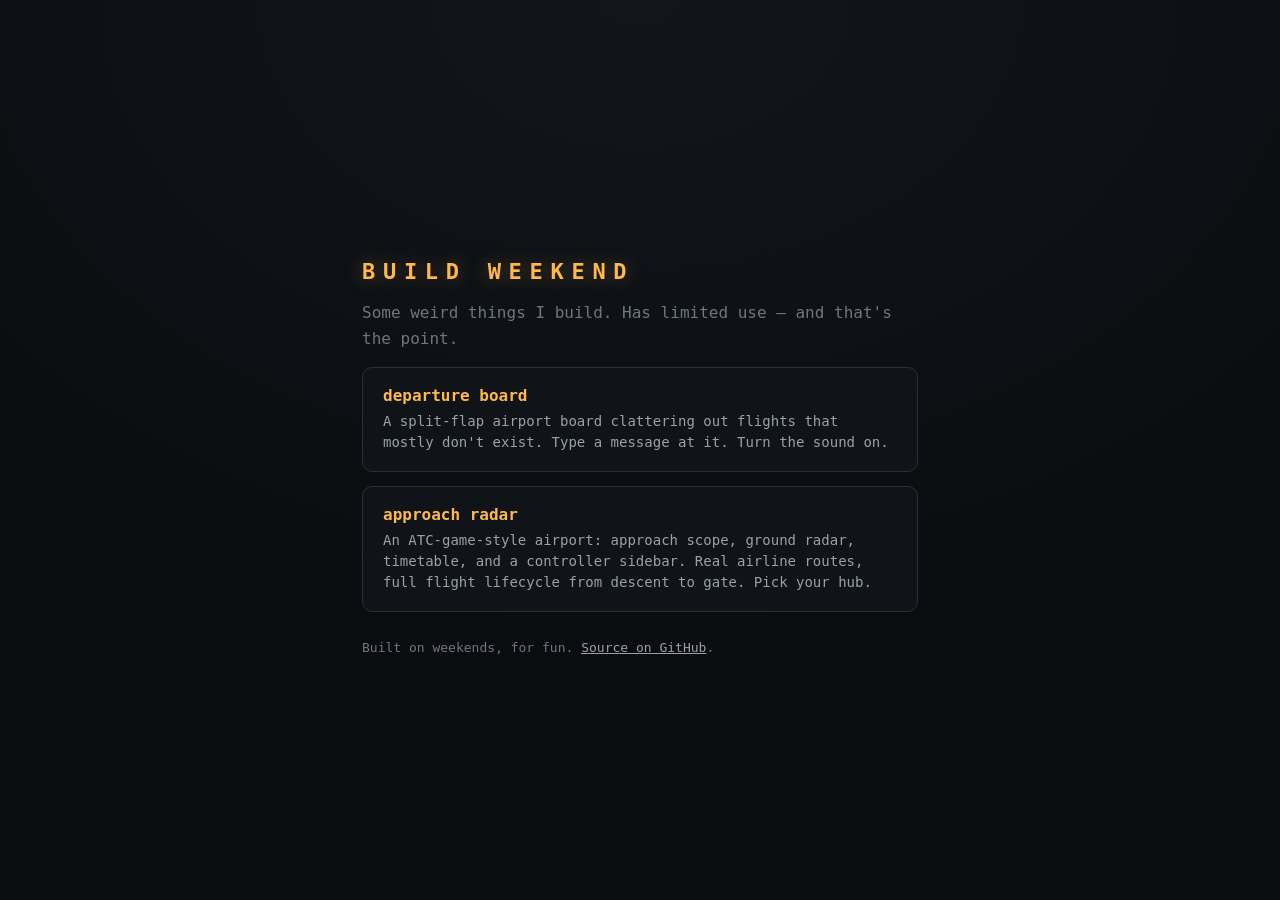
<file: index.html>
<!DOCTYPE html>
<html lang="en">
<head>
<meta charset="UTF-8">
<meta name="viewport" content="width=device-width, initial-scale=1.0">
<title>build weekend</title>
<link rel="icon" href="favicon.ico" sizes="32x32">
<link rel="icon" href="favicon.svg" type="image/svg+xml">
<link rel="apple-touch-icon" href="apple-touch-icon.png">
<style>
  * { box-sizing: border-box; }
  body {
    margin: 0;
    min-height: 100vh;
    display: flex;
    align-items: center;
    justify-content: center;
    background: radial-gradient(120% 120% at 50% 0%, #12161c 0%, #0a0c0f 60%);
    color: #ece7d9;
    font-family: ui-monospace, "SF Mono", Menlo, Consolas, monospace;
  }
  main { max-width: 620px; width: 100%; padding: 32px; }
  h1 {
    color: #ffb84d;
    letter-spacing: 0.35em;
    font-size: 22px;
    text-shadow: 0 0 18px rgba(255, 184, 77, 0.35);
  }
  .tag { color: #6f7680; line-height: 1.6; }
  a.card {
    display: block;
    border: 1px solid #2a3038;
    border-radius: 10px;
    padding: 18px 20px;
    margin: 14px 0;
    color: inherit;
    text-decoration: none;
    background: #101317;
  }
  a.card:hover { border-color: #ffb84d; }
  .card h2 { margin: 0 0 6px; font-size: 16px; color: #ffb84d; }
  .card p { margin: 0; color: #9aa1ab; font-size: 14px; line-height: 1.5; }
  footer { margin-top: 28px; font-size: 13px; color: #6f7680; }
  footer a { color: #9aa1ab; }
</style>
</head>
<body>
<main>
  <h1>BUILD WEEKEND</h1>
  <p class="tag">Some weird things I build. Has limited use — and that's the point.</p>
  <a class="card" href="departure-board/">
    <h2>departure board</h2>
    <p>A split-flap airport board clattering out flights that mostly don't
    exist. Type a message at it. Turn the sound on.</p>
  </a>
  <a class="card" href="radar/">
    <h2>approach radar</h2>
    <p>An ATC-game-style airport: approach scope, ground radar, timetable,
    and a controller sidebar. Real airline routes, full flight lifecycle
    from descent to gate. Pick your hub.</p>
  </a>
  <footer>Built on weekends, for fun.
    <a href="https://github.com/zulfimohamed/build-weekend">Source on GitHub</a>.
  </footer>
</main>
</body>
</html>
</file>
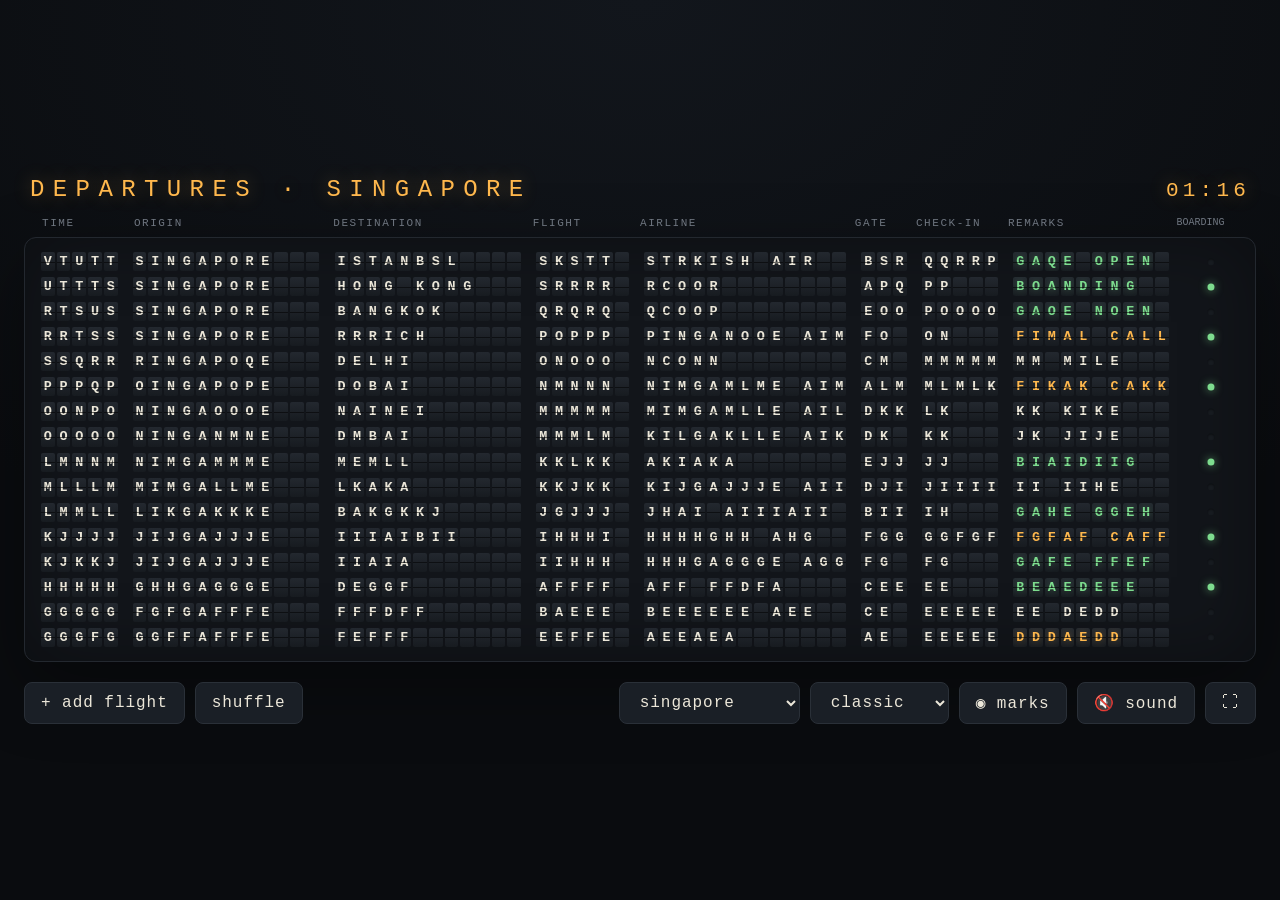
<file: departure-board/index.html>
<!DOCTYPE html>
<html lang="en">
<head>
<meta charset="UTF-8">
<meta name="viewport" content="width=device-width, initial-scale=1.0, viewport-fit=cover">
<title>Departure Board</title>
<!-- iOS has no Fullscreen API, so "add to home screen" is the only way to
     get a genuinely chrome-free board. These make that launch fullscreen. -->
<meta name="apple-mobile-web-app-capable" content="yes">
<meta name="mobile-web-app-capable" content="yes">
<meta name="apple-mobile-web-app-status-bar-style" content="black-translucent">
<meta name="apple-mobile-web-app-title" content="Departures">
<meta name="theme-color" content="#0a0c0f">
<link rel="icon" href="../favicon.ico" sizes="32x32">
<link rel="icon" href="../favicon.svg" type="image/svg+xml">
<link rel="apple-touch-icon" href="../apple-touch-icon.png">
<link rel="manifest" href="manifest.webmanifest">
<link rel="stylesheet" href="style.css">
</head>
<body>
<main class="hall">
  <header class="board-header">
    <span class="hdr-title" id="title">DEPARTURES</span>
    <span class="hdr-clock" id="clock">--:--</span>
  </header>

  <div class="colheads" id="colheads"></div>
  <div class="board" id="board" aria-label="split-flap departure board"></div>

  <footer class="controls">
    <button id="addflight">+ add flight</button>
    <button id="shuffle">shuffle</button>
    <span class="spacer"></span>
    <select id="city" aria-label="city"></select>
    <select id="theme" aria-label="theme"></select>
    <button id="marks" aria-pressed="true" title="boarding lamps">&#9673; marks</button>
    <button id="sound" aria-pressed="false">&#128263; sound</button>
    <button id="fullscreen" title="fullscreen" aria-pressed="false">&#x26F6;</button>
  </footer>
</main>
<script src="script.js"></script>
</body>
</html>
</file>
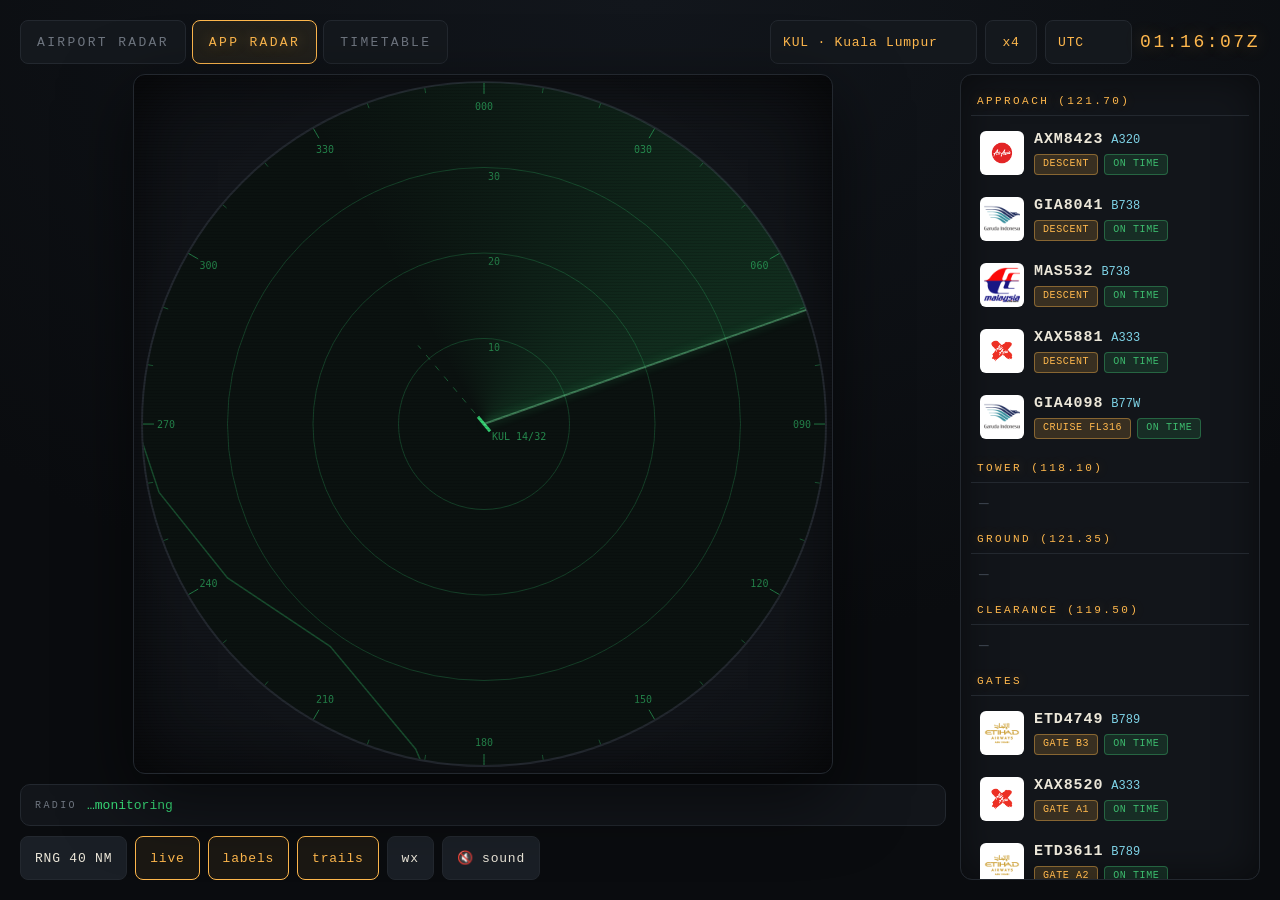
<file: radar/index.html>
<!DOCTYPE html>
<html lang="en">
<head>
<meta charset="UTF-8">
<meta name="viewport" content="width=device-width, initial-scale=1.0, viewport-fit=cover">
<title>Approach Radar</title>
<link rel="icon" href="../favicon.ico" sizes="32x32">
<link rel="icon" href="../favicon.svg" type="image/svg+xml">
<link rel="apple-touch-icon" href="../apple-touch-icon.png">
<link rel="stylesheet" href="style.css">
</head>
<body class="tab-app">
<main class="game">
  <header class="topbar">
    <nav class="tabs">
      <button class="tab" data-tab="ground">AIRPORT RADAR</button>
      <button class="tab active" data-tab="app">APP RADAR</button>
      <button class="tab" data-tab="time">TIMETABLE</button>
    </nav>
    <div class="top-right">
      <select id="hub" aria-label="airport"></select>
      <button id="speed" aria-label="game speed">x4</button>
      <select id="tz" aria-label="timezone">
        <option value="utc">UTC</option>
        <option value="hub">Airport</option>
        <option value="local">My time</option>
      </select>
      <span class="hdr-clock" id="clock">--:--:--Z</span>
    </div>
  </header>

  <div class="layout">
    <section class="mainarea">
      <div id="pane-ground" class="pane">
        <canvas id="groundc" aria-label="airport ground radar"></canvas>
      </div>
      <div id="pane-app" class="pane active">
        <div class="scope-wrap">
          <canvas id="scope" aria-label="approach radar scope"></canvas>
        </div>
      </div>
      <div id="pane-time" class="pane">
        <div class="timetable">
          <div class="tt-col">
            <div class="tt-head">ARRIVALS</div>
            <div id="tt-arr"></div>
          </div>
          <div class="tt-col">
            <div class="tt-head">DEPARTURES</div>
            <div id="tt-dep"></div>
          </div>
        </div>
      </div>

      <div id="radio" aria-live="polite"><span class="radio-tag">RADIO</span><span id="radio-text">…monitoring</span></div>

      <footer class="controls" id="app-controls">
        <button id="range">RNG 40 NM</button>
        <button id="viewmode" aria-pressed="true">live</button>
        <button id="labels" aria-pressed="true">labels</button>
        <button id="trails" aria-pressed="true">trails</button>
        <button id="wx" aria-pressed="false">wx</button>
        <button id="sound" aria-pressed="false">&#128263; sound</button>
      </footer>
    </section>

    <aside class="sidebar" id="sidebar"></aside>
  </div>
</main>
<script src="script.js"></script>
</body>
</html>
</file>
<file: departure-board/style.css>
:root {
  --bg: #0a0c0f;
  --glow: #12161c;
  --board: #12151a;
  --edge: #23282f;
  --cell-top: #23282f;
  --cell-bot: #171b20;
  --seam: rgba(0, 0, 0, 0.55);
  --ink: #ece7d9;
  --accent: #ffb84d;
  --dim: #6f7680;
  --good: #7ddc8e;
  --bad: #ff6b6b;
  --ctl: #1a1f26;
  --ctl-edge: #2a3038;
  --input-bg: #14181d;
}

body.theme-phosphor {
  --bg: #040705;
  --glow: #0a130c;
  --board: #081009;
  --edge: #16281b;
  --cell-top: #122619;
  --cell-bot: #0b1a10;
  --seam: rgba(0, 0, 0, 0.6);
  --ink: #b7f0c3;
  --accent: #55ff88;
  --dim: #47664f;
  --good: #55ff88;
  --bad: #ff7a66;
  --ctl: #0d1a11;
  --ctl-edge: #1c3323;
  --input-bg: #0a150e;
}

body.theme-daylight {
  --bg: #cfc9ba;
  --glow: #e6e0d2;
  --board: #efe9dc;
  --edge: #c9c2af;
  --cell-top: #fbf7ee;
  --cell-bot: #e7e0cf;
  --seam: rgba(0, 0, 0, 0.18);
  --ink: #23262e;
  --accent: #a35c00;
  --dim: #8d8776;
  --good: #1e7c3d;
  --bad: #b8332a;
  --ctl: #e7e1d2;
  --ctl-edge: #c9c2af;
  --input-bg: #f4efe4;
}

body.theme-indigo {
  --bg: #06080f;
  --glow: #0d1322;
  --board: #0c1120;
  --edge: #1d2742;
  --cell-top: #1c2743;
  --cell-bot: #131a30;
  --seam: rgba(0, 0, 0, 0.55);
  --ink: #e2e8fb;
  --accent: #8ab0ff;
  --dim: #5c6788;
  --good: #79e0a0;
  --bad: #ff7b8a;
  --ctl: #131a2c;
  --ctl-edge: #263356;
  --input-bg: #0f1526;
}

* { box-sizing: border-box; }

body {
  margin: 0;
  min-height: 100vh;
  min-height: 100svh;
  display: flex;
  align-items: center;
  justify-content: center;
  background: radial-gradient(120% 120% at 50% 0%, var(--glow) 0%, var(--bg) 60%);
  color: var(--ink);
  font-family: ui-monospace, "SF Mono", Menlo, Consolas, "Liberation Mono", monospace;
}

.hall {
  width: 100%;
  max-width: 1500px;
  padding: 24px;
}

.board-header {
  display: flex;
  justify-content: space-between;
  align-items: baseline;
  padding: 0 6px 14px;
  color: var(--accent);
  text-shadow: 0 0 18px color-mix(in srgb, var(--accent) 35%, transparent);
}

.hdr-title { letter-spacing: 0.35em; font-size: clamp(14px, 2.2vw, 24px); }
.hdr-clock { letter-spacing: 0.2em; font-size: clamp(13px, 2vw, 21px); }

.colheads {
  display: flex;
  gap: 2px;
  padding: 0 18px 8px;
  color: var(--dim);
  font-size: clamp(7px, 1vw, 11px);
  letter-spacing: 0.14em;
}

.colheads span { overflow: hidden; white-space: nowrap; }

/* the boarding column is only four flaps wide but carries an eight-letter
   label, so it gets tighter tracking of its own rather than being cut to
   "BOARDIN" */
.colheads .f-boarding { letter-spacing: 0; font-size: clamp(5px, 0.8vw, 10px); }

.board {
  background: var(--board);
  border: 1px solid var(--edge);
  border-radius: 12px;
  padding: 14px 16px;
  display: flex;
  flex-direction: column;
  gap: 6px;
  box-shadow:
    inset 0 0 70px rgba(0, 0, 0, 0.35),
    0 24px 70px rgba(0, 0, 0, 0.35);
}

.row { display: flex; gap: 2px; }

.cell {
  flex: 1;
  aspect-ratio: 0.72;
  display: flex;
  align-items: center;
  justify-content: center;
  background: linear-gradient(var(--cell-top), var(--cell-bot));
  border-radius: 2px;
  font-size: clamp(5px, 1.05vw, 14px);
  font-weight: 600;
  position: relative;
  overflow: hidden;
  user-select: none;
}

/* the split-flap seam */
.cell::after {
  content: "";
  position: absolute;
  left: 0;
  right: 0;
  top: 50%;
  height: 1px;
  background: var(--seam);
}

.gap { margin-left: 1.1%; }

/* two identical animations under different names, so the script can
   restart the flip by alternating classes instead of forcing a reflow */
.cell.flip-a { animation: flap-a 70ms ease-out; }
.cell.flip-b { animation: flap-b 70ms ease-out; }

@keyframes flap-a {
  0%   { transform: scaleY(0.15); filter: brightness(1.7); }
  100% { transform: scaleY(1); }
}

@keyframes flap-b {
  0%   { transform: scaleY(0.15); filter: brightness(1.7); }
  100% { transform: scaleY(1); }
}

/* remark status colours */
.st-boarding  { color: var(--good); text-shadow: 0 0 9px color-mix(in srgb, var(--good) 40%, transparent); }
.st-delayed   { color: var(--accent); text-shadow: 0 0 9px color-mix(in srgb, var(--accent) 40%, transparent); }
.st-cancelled { color: var(--bad); text-shadow: 0 0 9px color-mix(in srgb, var(--bad) 40%, transparent); }
.st-departed  { color: var(--dim); }
.st-final     { color: var(--accent); animation: final-pulse 1.2s ease-in-out infinite; }

/* boarding marks: a round lamp per row in the boarding column, like the
   little green indicators on the real board — dark socket until the
   flight actually boards, blinking through the final call */
.lamp { position: relative; }

.lamp::after {
  content: "";
  position: absolute;
  left: 50%;
  top: 50%;
  transform: translate(-50%, -50%);
  width: clamp(4px, 0.55vw, 8px);
  aspect-ratio: 1;
  border-radius: 50%;
  background: var(--cell-bot);
  box-shadow: inset 0 1px 2px rgba(0, 0, 0, 0.5);
}

body.marks .lamp.lit::after {
  background: var(--good);
  box-shadow: 0 0 9px color-mix(in srgb, var(--good) 70%, transparent);
}

body.marks .lamp.blink::after { animation: lamp-blink 1.1s steps(1) infinite; }

@keyframes lamp-blink { 50% { opacity: 0.3; } }

@keyframes final-pulse {
  50% {
    color: color-mix(in srgb, var(--accent) 55%, var(--ink));
    text-shadow: 0 0 14px color-mix(in srgb, var(--accent) 70%, transparent);
  }
}

@media (prefers-reduced-motion: reduce) {
  .cell.flip-a, .cell.flip-b { animation: none; }
  .st-final { animation: none; }
  body.marks .lamp.blink::after { animation: none; }
}

.controls {
  display: flex;
  gap: 10px;
  margin-top: 20px;
  flex-wrap: wrap;
}

.controls .spacer { flex: 1; }

.controls button,
.controls select {
  background: var(--ctl);
  border: 1px solid var(--ctl-edge);
  border-radius: 8px;
  color: var(--ink);
  font: inherit;
  padding: 10px 16px;
  cursor: pointer;
  letter-spacing: 0.06em;
}

.controls button:hover,
.controls select:hover { border-color: var(--accent); color: var(--accent); }

/* ---- fullscreen ---- */

/* iOS has no Fullscreen API, so the layout hangs off a class the script
   toggles; :fullscreen is kept alongside it for native desktop fullscreen. */
body.fs .hall {
  position: fixed;
  inset: 0;
  z-index: 50;
  max-width: none;
  background: var(--bg);
  overflow: hidden;
  display: flex;
  flex-direction: column;
  justify-content: center;
  padding:
    max(10px, env(safe-area-inset-top))
    max(10px, env(safe-area-inset-right))
    max(10px, env(safe-area-inset-bottom))
    max(10px, env(safe-area-inset-left));
}

/* ambient display: in fullscreen the controls fade away until hovered */
body.fs .controls,
:fullscreen .controls { opacity: 0.15; transition: opacity 0.4s; }
body.fs .controls:hover,
body.fs .controls:focus-within,
:fullscreen .controls:hover,
:fullscreen .controls:focus-within { opacity: 1; }

/* touch has no hover, so a faded control bar would be a dead end. Keep
   only the fullscreen button, tucked into the corner as the way back out. */
@media (hover: none) {
  body.fs .controls {
    opacity: 1;
    position: absolute;
    right: max(10px, env(safe-area-inset-right));
    bottom: max(10px, env(safe-area-inset-bottom));
    margin: 0;
    width: auto;
  }
  body.fs .controls > :not(#fullscreen) { display: none; }
  body.fs .controls #fullscreen { flex: none; opacity: 0.35; padding: 10px 12px; }
}

/* portrait phones: the board is turned on its side so all 66 flaps get the
   long edge of the screen. Sized in dvh/dvw because the axes swap. */
body.fs-rot .hall {
  top: 50%;
  left: 50%;
  right: auto;
  bottom: auto;
  width: 100dvh;
  height: 100dvw;
  transform: translate(-50%, -50%) rotate(90deg);
  transform-origin: center center;
  padding: 8px 12px;
}

/* ---- small screens: shed columns so the flaps stay readable ---- */

/* tablets / phones in landscape: drop the origin column (it repeats
   the home airport anyway). The :not(.fs-rot) guard keeps them when the
   board is rotated — it is laid out along the screen's long edge then, so
   the width breakpoints no longer describe the space it actually has. */
@media (max-width: 900px) {
  .hall { padding: 14px 10px; }
  .board { padding: 10px; border-radius: 10px; }
  body:not(.fs-rot) .f-origin { display: none; }
}

/* phones: drop the airline and check-in columns too, tighten spacing,
   and let the controls fill the width for comfortable touch targets */
@media (max-width: 640px) {
  body:not(.fs-rot) .f-airline { display: none; }
  body:not(.fs-rot) .f-check-in { display: none; }
  .board { gap: 4px; }
  .row { gap: 1px; }
  .cell { font-size: clamp(7px, 2.1vw, 14px); }
  .colheads { padding: 0 12px 6px; }
  .controls { gap: 8px; margin-top: 14px; }
  .controls .spacer { display: none; }
  .controls button,
  .controls select { flex: 1 1 auto; padding: 12px 8px; }
}

/* small phones in portrait: gate goes as well */
@media (max-width: 430px) {
  body:not(.fs-rot) .f-gate { display: none; }
  .cell { font-size: clamp(6px, 2.6vw, 14px); }
  .board-header { padding-bottom: 10px; }
  .hdr-title { letter-spacing: 0.15em; }
}

/* rotated: the flap row runs along the viewport's height, so size the type
   off dvh instead of vw, and claw back every spare pixel — 16 rows of
   0.72-ratio cells is a tight fit in a phone's short edge. */
body.fs-rot .cell { font-size: clamp(6px, 1.15dvh, 14px); }
body.fs-rot .colheads { padding: 0 10px 3px; font-size: clamp(6px, 0.9dvh, 11px); }
body.fs-rot .colheads .f-boarding { font-size: clamp(5px, 0.7dvh, 10px); }
body.fs-rot .board { padding: 6px 8px; gap: 2px; border-radius: 8px; }
body.fs-rot .row { gap: 1px; }
body.fs-rot .board-header { padding: 0 4px 6px; }
body.fs-rot .hdr-title { font-size: clamp(10px, 1.6dvh, 20px); letter-spacing: 0.2em; }
body.fs-rot .hdr-clock { font-size: clamp(10px, 1.5dvh, 18px); }
</file>
<file: radar/style.css>
:root {
  --bg: #0a0c0f;
  --board: #12151a;
  --panel: #14181d;
  --line: #23282f;
  --ink: #ece7d9;
  --amber: #ffb84d;
  --dim: #6f7680;
  --phos: #39e07a;
  --ok: #3dbb6e;
}

* { box-sizing: border-box; }

html, body { height: 100%; }

body {
  margin: 0;
  background: radial-gradient(120% 120% at 50% 0%, #12161c 0%, var(--bg) 60%);
  color: var(--ink);
  font-family: ui-monospace, "SF Mono", Menlo, Consolas, "Liberation Mono", monospace;
  -webkit-tap-highlight-color: transparent;
  padding:
    env(safe-area-inset-top)
    env(safe-area-inset-right)
    env(safe-area-inset-bottom)
    env(safe-area-inset-left);
}

/* the whole thing is an app shell: it fills the screen and never scrolls
   as a page — the strip bay and timetable scroll inside themselves */
.game {
  max-width: 1280px;
  height: 100%;
  margin: 0 auto;
  padding: clamp(8px, 2vw, 20px);
  display: flex;
  flex-direction: column;
  gap: 10px;
}

/* ---------- top bar ---------- */

.topbar {
  display: flex;
  align-items: center;
  justify-content: space-between;
  gap: 8px 10px;
  flex-wrap: wrap;
  flex: none;
}

.tabs {
  display: flex;
  gap: 6px;
  overflow-x: auto;
  scrollbar-width: none;
}
.tabs::-webkit-scrollbar { display: none; }

.tab {
  background: var(--panel);
  border: 1px solid var(--line);
  border-radius: 8px;
  color: var(--dim);
  font: inherit;
  font-size: clamp(11px, 1.4vw, 13px);
  letter-spacing: 0.18em;
  padding: 10px 16px;
  min-height: 44px;
  cursor: pointer;
  white-space: nowrap;
  touch-action: manipulation;
}

.tab:hover { border-color: var(--amber); color: var(--amber); }

.tab.active {
  color: var(--amber);
  border-color: var(--amber);
  background: rgba(255, 184, 77, 0.08);
  text-shadow: 0 0 14px rgba(255, 184, 77, 0.4);
}

.top-right {
  display: flex;
  align-items: center;
  gap: 8px;
  min-width: 0;
}

.hdr-clock {
  color: var(--amber);
  letter-spacing: 0.14em;
  font-size: clamp(12px, 1.8vw, 18px);
  text-shadow: 0 0 16px rgba(255, 184, 77, 0.35);
  white-space: nowrap;
  flex: none;
}

#hub, #tz, #speed {
  appearance: none;
  -webkit-appearance: none;
  background: var(--panel);
  border: 1px solid var(--line);
  border-radius: 8px;
  color: var(--amber);
  font: inherit;
  font-size: 13px;
  padding: 10px 12px;
  min-height: 44px;
  cursor: pointer;
  letter-spacing: 0.06em;
  touch-action: manipulation;
  text-overflow: ellipsis;
  overflow: hidden;
  white-space: nowrap;
}

#hub { min-width: 0; flex: 1 1 auto; max-width: 260px; }
#speed { flex: none; min-width: 52px; text-align: center; }
#tz { flex: none; }

#hub:hover, #hub:focus, #tz:hover, #tz:focus, #speed:hover { border-color: var(--amber); outline: none; }
#hub option, #tz option { color: #22252a; background: #fff; }

/* ---------- radio ticker ---------- */

#radio {
  display: flex;
  align-items: center;
  gap: 10px;
  background: var(--board);
  border: 1px solid var(--line);
  border-radius: 10px;
  padding: 10px 14px;
  min-height: 42px;
  font-size: clamp(11px, 1.5vw, 13px);
  color: var(--phos);
  overflow: hidden;
  white-space: nowrap;
}

.radio-tag {
  color: var(--dim);
  letter-spacing: 0.24em;
  font-size: 10px;
  flex: none;
}

#radio-text { overflow: hidden; text-overflow: ellipsis; }

#radio-text .who {
  color: var(--amber);
  font-weight: 700;
  margin-right: 6px;
}

#radio-text .who.atc { color: #7fd4e8; }

#radio-text.flash { animation: radioflash 0.5s ease-out; }

@keyframes radioflash {
  0% { opacity: 0.2; }
  100% { opacity: 1; }
}

/* ---------- layout ---------- */

.layout {
  display: flex;
  gap: 14px;
  flex: 1;
  min-height: 0;
  align-items: stretch;
}

.mainarea {
  flex: 1;
  min-width: 0;
  min-height: 0;
  display: flex;
  flex-direction: column;
  gap: 10px;
}

.pane {
  display: none;
  flex: 1;
  min-height: 0;
}

.pane.active { display: flex; }

/* approach radar: a square tube, sized in resize() to the largest square
   that fits whatever room is left over */
#pane-app .scope-wrap {
  width: 100%;
  height: 100%;
  margin: auto;
  position: relative;
  background: var(--board);
  border: 1px solid var(--line);
  border-radius: 12px;
  box-shadow:
    inset 0 0 70px rgba(0, 0, 0, 0.65),
    0 24px 70px rgba(0, 0, 0, 0.55);
  overflow: hidden;
}

#scope {
  position: absolute;
  inset: 0;
  margin: auto;
  cursor: crosshair;
  touch-action: manipulation;
}

#pane-app .scope-wrap::after {
  content: "";
  position: absolute;
  inset: 0;
  pointer-events: none;
  background:
    repeating-linear-gradient(
      to bottom,
      rgba(0, 0, 0, 0.14) 0px,
      rgba(0, 0, 0, 0.14) 1px,
      transparent 1px,
      transparent 3px
    ),
    radial-gradient(90% 90% at 50% 50%, transparent 55%, rgba(0, 0, 0, 0.5) 100%);
}

/* ground radar */
#pane-ground {
  position: relative;
  background: var(--board);
  border: 1px solid var(--line);
  border-radius: 12px;
  box-shadow: inset 0 0 60px rgba(0, 0, 0, 0.6);
  overflow: hidden;
}

#groundc {
  position: absolute;
  inset: 0;
  cursor: crosshair;
  touch-action: manipulation;
}

/* timetable */
#pane-time {
  background: var(--board);
  border: 1px solid var(--line);
  border-radius: 12px;
  padding: 14px;
  overflow-y: auto;
  -webkit-overflow-scrolling: touch;
}

/* an ID beats .pane's display:none, so hiding has to be stated here too */
#pane-time { display: none; }
#pane-time.active { display: block; }

.timetable {
  display: grid;
  grid-template-columns: 1fr 1fr;
  gap: 16px;
}

.tt-head {
  color: var(--amber);
  letter-spacing: 0.3em;
  font-size: 13px;
  padding: 4px 6px 10px;
  border-bottom: 1px solid var(--line);
  margin-bottom: 8px;
  text-shadow: 0 0 14px rgba(255, 184, 77, 0.3);
}

.tt-row {
  display: flex;
  align-items: center;
  gap: 12px;
  padding: 9px 6px;
  border-bottom: 1px solid rgba(35, 40, 47, 0.6);
  cursor: pointer;
}

.tt-row:hover { background: rgba(255, 255, 255, 0.02); }
.tt-row.sel { background: rgba(255, 184, 77, 0.07); }

.tt-time {
  color: var(--amber);
  font-size: clamp(14px, 1.8vw, 18px);
  letter-spacing: 0.06em;
  min-width: 52px;
}

.tt-mid { flex: 1; min-width: 0; }

.tt-cs { font-weight: 700; font-size: clamp(13px, 1.6vw, 16px); letter-spacing: 0.06em; }
.tt-type { color: #7fd4e8; font-size: 12px; margin-left: 8px; }
.tt-place { color: #d8c98a; font-size: 11px; letter-spacing: 0.06em; margin-top: 2px; }
.tt-airline { color: var(--dim); font-size: 10px; margin-top: 1px; }

/* ---------- sidebar ---------- */

.sidebar {
  width: 300px;
  flex: none;
  background: var(--board);
  border: 1px solid var(--line);
  border-radius: 12px;
  padding: 10px;
  overflow-y: auto;
  -webkit-overflow-scrolling: touch;
  box-shadow: inset 0 0 40px rgba(0, 0, 0, 0.5);
}

.sect-head {
  color: var(--amber);
  letter-spacing: 0.22em;
  font-size: 11px;
  padding: 10px 6px 8px;
  border-bottom: 1px solid var(--line);
  margin-bottom: 6px;
  text-shadow: 0 0 12px rgba(255, 184, 77, 0.3);
}

.empty { color: #3a414c; padding: 6px 8px 10px; }

.fcard {
  display: grid;
  grid-template-columns: 44px 1fr;
  grid-template-rows: auto auto;
  gap: 4px 10px;
  padding: 8px;
  border-radius: 8px;
  border: 1px solid transparent;
  cursor: pointer;
  margin-bottom: 4px;
  user-select: none;
  -webkit-user-select: none;
  touch-action: manipulation;
}

.fcard:hover { border-color: var(--line); }
.fcard.sel { border-color: var(--amber); background: rgba(255, 184, 77, 0.06); }

.alogo {
  grid-row: 1 / 3;
  width: 44px;
  height: 44px;
  border-radius: 6px;
  display: flex;
  align-items: center;
  justify-content: center;
  font-weight: 700;
  font-size: 14px;
  letter-spacing: 0.06em;
  flex: none;
}

.alogo.img { background: #fff; padding: 4px; }
.alogo.img img { max-width: 100%; max-height: 100%; object-fit: contain; display: block; }

.tt-logo { width: 36px; height: 36px; font-size: 12px; grid-row: auto; }

.fmain { display: flex; align-items: baseline; gap: 8px; min-width: 0; }
.fcs { font-weight: 700; font-size: 15px; letter-spacing: 0.06em; }
.ftype { color: #7fd4e8; font-size: 12px; }

.fchips { display: flex; gap: 6px; flex-wrap: wrap; }

.chip {
  font-size: 10px;
  letter-spacing: 0.06em;
  padding: 3px 8px;
  border-radius: 4px;
  white-space: nowrap;
}

.chip.act { background: rgba(255, 184, 77, 0.16); color: var(--amber); border: 1px solid rgba(255, 184, 77, 0.4); }
.chip.ok { background: rgba(61, 187, 110, 0.14); color: var(--ok); border: 1px solid rgba(61, 187, 110, 0.4); }

/* ---------- controls ---------- */

.controls {
  display: none;
  gap: 8px;
  flex-wrap: wrap;
  flex: none;
}

body.tab-app .controls { display: flex; }

.controls button {
  background: #1a1f26;
  border: 1px solid var(--line);
  border-radius: 8px;
  color: var(--ink);
  font: inherit;
  font-size: 13px;
  padding: 10px 14px;
  min-height: 44px;
  cursor: pointer;
  letter-spacing: 0.06em;
  touch-action: manipulation;
}

.controls button:hover { border-color: var(--amber); color: var(--amber); }

.controls button[aria-pressed="true"] {
  border-color: var(--amber);
  color: var(--amber);
  background: rgba(255, 184, 77, 0.07);
}

/* ---------- phones & small tablets (portrait) ---------- */

@media (max-width: 820px) {
  .game { padding: 8px; gap: 8px; }

  /* tabs get their own scrollable row, the panel controls get the next */
  .tabs { flex: 1 1 100%; }
  .tab { padding: 9px 12px; letter-spacing: 0.1em; font-size: 12px; }

  .top-right { width: 100%; gap: 6px; }
  #hub { max-width: none; }
  #hub, #tz, #speed { font-size: 12px; padding: 9px 10px; min-height: 40px; }
  #tz { max-width: 104px; }
  .hdr-clock { font-size: 12px; letter-spacing: 0.06em; margin-left: auto; }

  .layout { flex-direction: column; gap: 8px; }

  /* the radar keeps the top half, the strip bay lives below and scrolls */
  .mainarea { flex: 1 1 auto; }
  .sidebar {
    width: 100%;
    flex: 0 1 auto;
    height: 32dvh;
    min-height: 116px;
  }

  /* one tidy scrolling row instead of two wrapped ones */
  .controls {
    flex-wrap: nowrap;
    overflow-x: auto;
    scrollbar-width: none;
    padding-bottom: 2px;
  }
  .controls::-webkit-scrollbar { display: none; }
  .controls button {
    flex: none;
    padding: 9px 12px;
    min-height: 42px;
    font-size: 12px;
    white-space: nowrap;
  }

  #radio { padding: 8px 10px; min-height: 38px; }

  .timetable { grid-template-columns: 1fr; gap: 10px; }
  .tt-row { gap: 8px; padding: 8px 4px; }
  .tt-time { min-width: 44px; }

  .fcard { grid-template-columns: 38px 1fr; padding: 7px 6px; }
  .alogo { width: 38px; height: 38px; font-size: 12px; }
}

/* ---------- landscape phones: wide but very short ---------- */

@media (max-height: 520px) and (orientation: landscape) {
  .game { padding: 6px; gap: 6px; }
  .layout { flex-direction: row; gap: 8px; }
  .mainarea { flex: 1 1 auto; }
  .sidebar { width: 240px; height: auto; flex: none; }
  .tabs { flex: 0 1 auto; }
  .tab { padding: 7px 10px; min-height: 36px; font-size: 11px; }
  #hub, #tz, #speed { min-height: 36px; padding: 7px 10px; font-size: 12px; }
  .top-right { width: auto; }
  .controls button { min-height: 36px; padding: 7px 10px; }
  #radio { min-height: 32px; padding: 5px 10px; }
}
</file>
